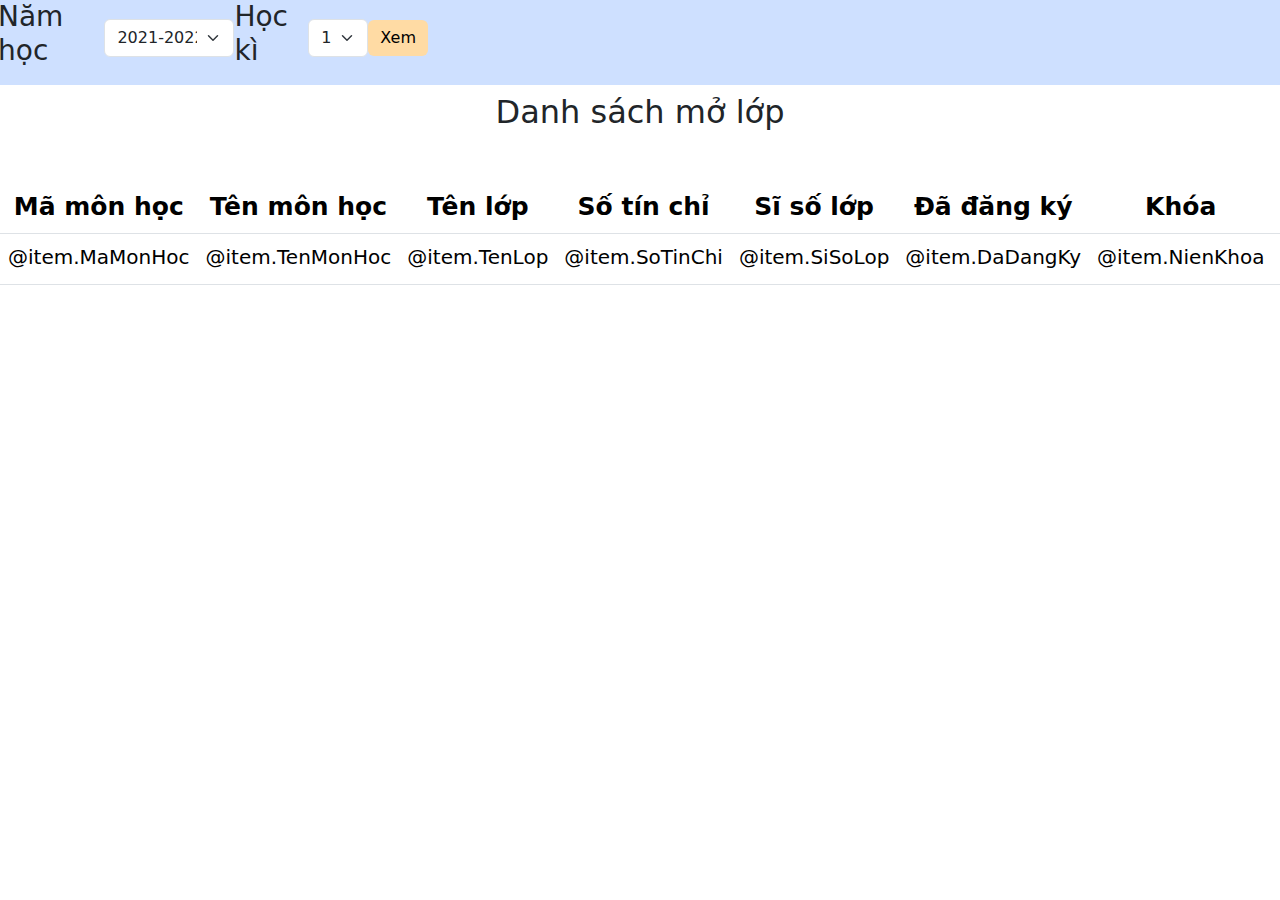
<file: mvc/views/CourseHistory.html>
<!DOCTYPE html>
<html lang="en">
<head>
    <meta charset="UTF-8">
    <meta http-equiv="X-UA-Compatible" content="IE=edge">
    <meta name="viewport" content="width=device-width, initial-scale=1.0">
    <title>Lịch sử đăng ký</title>
    <link href="https://cdn.jsdelivr.net/npm/bootstrap@5.2.3/dist/css/bootstrap.min.css" rel="stylesheet"/>
    <script src="https://cdn.jsdelivr.net/npm/bootstrap@5.2.3/dist/js/bootstrap.bundle.min.js"></script>

    <link rel="preconnect" href="https://fonts.googleapis.com" />
    <link rel="preconnect" href="https://fonts.gstatic.com" crossorigin />
    <link href="https://fonts.googleapis.com/css2?family=Cabin:wght@400;500;600;700&display=swap" rel="stylesheet"/>
    <link rel="stylesheet" href="/public/css/CourseHistory.css">
</head>
<body>
    <div class="row" style="background-color: #cee0ff;margin-top:-10px">
        <div class="col-md-8"></div>
        <div class="col-md-2" style="width:50vh; padding:10px">
            <div style="display: flex;justify-content:space-between; align-items:center ">
                <h3>Năm học</h3>
                <select class="form-select" aria-label="Default select example" style="width: 130px;">
                    <option value="1">2021-2022</option>
                    <option value="2">2022-2023</option>
                    <option value="3">2023-2024</option>
                </select>
    
                <h3>Học kì</h3>
                <select class="form-select" aria-label="Default select example" style="width: 60px;">
                    <option value="1">1</option>
                    <option value="2">2</option>
                    <option value="3">3</option>
    
                </select>
                <div>
                    <button type="button" class="btn btn-primary"
                            style=" background-color:#ffdba4; border:none;color:black">
                        Xem
                    </button>
    
                </div>
            </div>
        </div>
    </div>
    <div class="container text-center">
        <h2 class="mt-2">Danh sách mở lớp</h2>
    </div>
    
    <table class="table align-middle mb-0 bg-white  mt-5">
        <thead class="bg-light text-center" style="font-size: 25px;">
            <tr>
                <th>Mã môn học</th>
                <th>Tên môn học</th>
                <th>Tên lớp</th>
                <th>Số tín chỉ</th>
                <th>Sĩ số lớp</th>
                <th>Đã đăng ký</th>
                <th>Khóa</th>
                <th>Lịch học</th>
                <th>Nhóm TH</th>
                <th>Địa điểm</th>
    
            </tr>
        </thead>
        <tbody class="text-center">
                <tr style="font-size: 20px;">
                    <td>
                        <p class="fw-normal mb-1">@item.MaMonHoc</p>
                    </td>
    
                    <td>
                        <p class="fw-normal mb-1">@item.TenMonHoc</p>
                    </td>
                    <td>
                        <p class="fw-normal mb-1">@item.TenLop</p>
                    </td>
                    <td>
                        <p class="fw-normal mb-1">@item.SoTinChi</p>
                    </td>
                    <td>
                        <p class="fw-normal mb-1">@item.SiSoLop</p>
                    </td>
                    <td>
                        <p class="fw-normal mb-1">@item.DaDangKy</p>
                    </td>
                    <td>
                        <p class="fw-normal mb-1">@item.NienKhoa</p>
                    </td>
                    <td>
                        <p class="fw-normal mb-1">@item.LichHoc</p>
                    </td>
                    <td>
                        <p class="fw-normal mb-1">@item.NhomTH</p>
                    </td>
                    <td>
                        <p class="fw-normal mb-1">@item.DiaDiem </p>
                    </td>
                </tr>
        </tbody>
    </table>
</body>
</html>
</file>
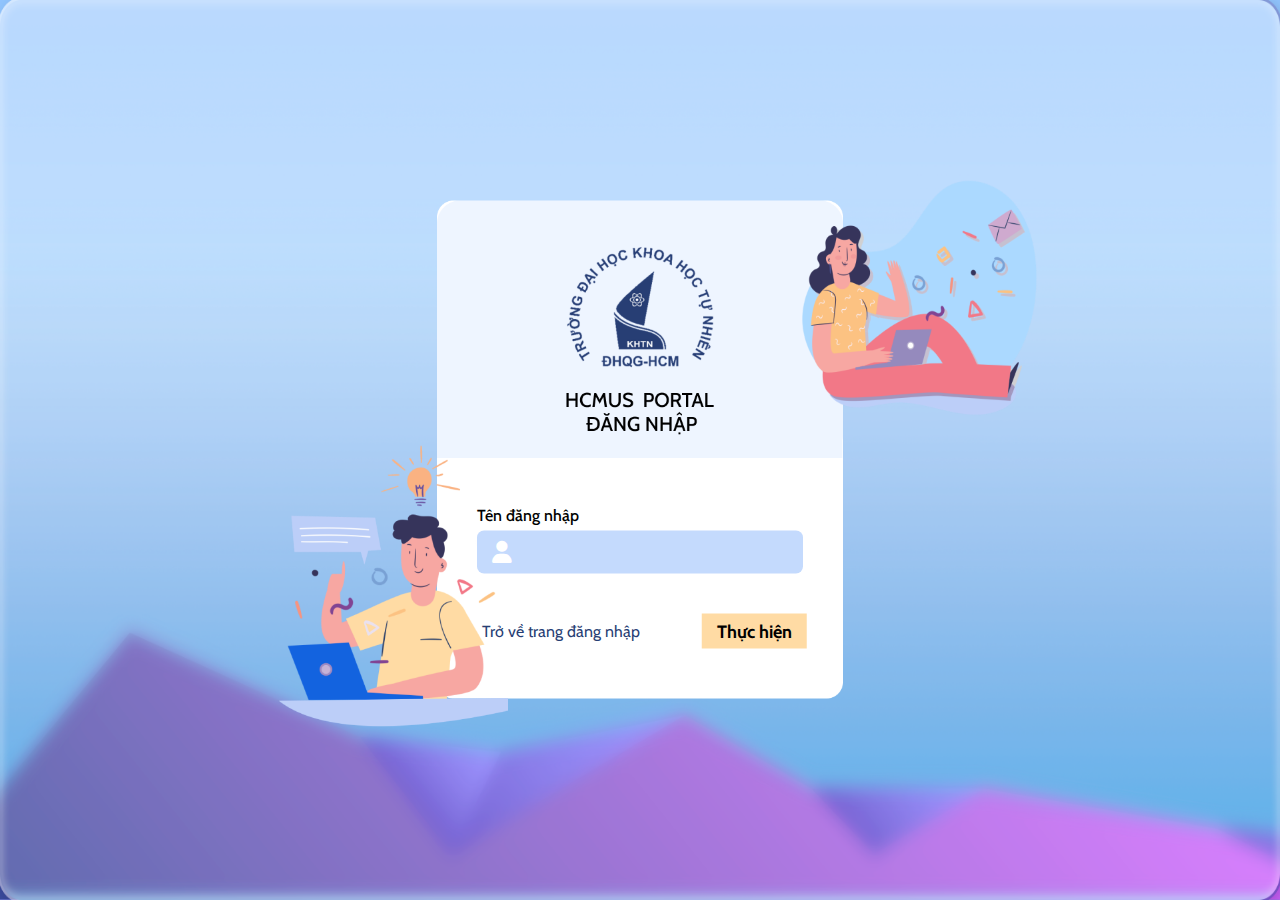
<file: mvc/views/ForgotPassword.html>
<!DOCTYPE html>
<!-- Coding By CodingNepal - youtube.com/codingnepal -->
<html lang="en" dir="ltr">
  <head>
    <meta charset="utf-8">
    <title>Quên mật khẩu</title>
    <link rel="stylesheet" href="/public/css/ForgotPassword.css">
    <link rel="stylesheet" href="https://cdnjs.cloudflare.com/ajax/libs/font-awesome/6.2.0/css/all.css">
  </head>
  <body>
    
    <div class="container">
      <div class="man">
          <img src= "/public/img/img_Login1.png"/>
      </div>
      <img src= "/public/img/img_Login2.png"/>
      <form action="../controllers/forgot-p-w.php" method="post">
        <div class="user_field">
          <label>Tên đăng nhập</label>
          <i class="fa-solid fa-user"></i>
          <input name="username" type="text" id="typeEmailX-2" required>
          <span></span>
       
        </div>
        
        <div class="inputBox">
           <a href="/index.php">Trở về trang đăng nhập</a>
          <input type="submit" value="Thực hiện">
          
        </div>
        
      </form>
    </div>

  </body>
</html>
</file>
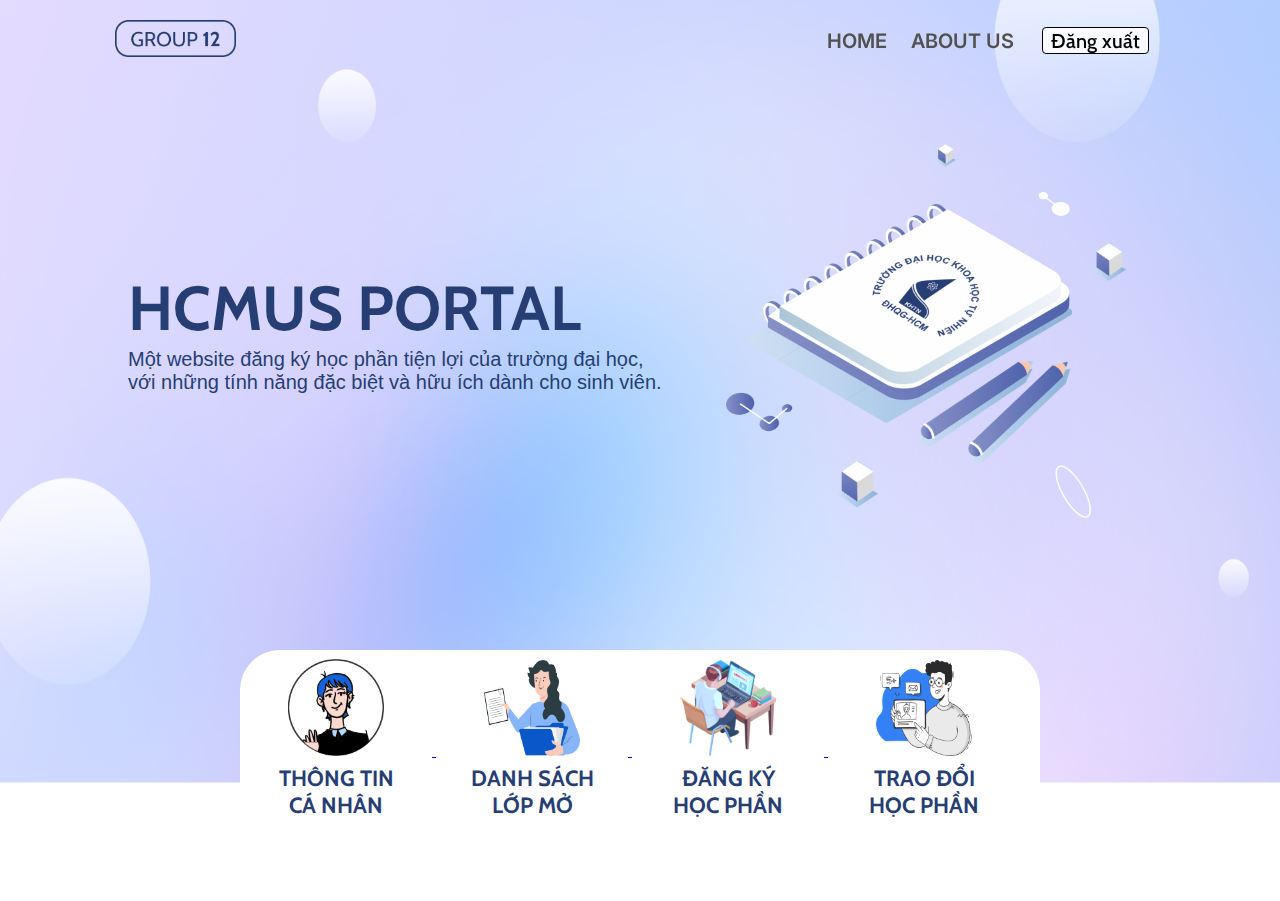
<file: mvc/views/Home.html>
<!DOCTYPE html>
<html lang="en">
<head>
    <meta charset="UTF-8">
    <meta name="viewport" content="width=device-width, initial-scale=1.0">
    <title>Trang chủ</title>

    <!-- font awesome cdn link  -->
    <link rel="stylesheet" href="https://cdnjs.cloudflare.com/ajax/libs/font-awesome/5.15.3/css/all.min.css">

    <!-- custom css file link  -->
    <link rel="stylesheet" href="/public/css/Home.css">

</head>
<body>
    
      
      <header>
 
        <div class="logo">
          <img src="\public\img\img_LandingGr12.png" alt="" class="header-logo">
        </div>
        <input type="checkbox" id="menu-bar">
        <label for="menu-bar" class="fas fa-bars"></label>

        <nav class="navbar">
            <a href="#home">HOME</a>
            <a href="#features">ABOUT US</a>
            <button type="button" class="btn-logout">Đăng xuất</button>
        </nav>
    </header>
  <div class="main">
    <div class="decoration">
        <h3>HCMUS PORTAL</h3>
        <div class="title">
          <p>Một website đăng ký học phần tiện lợi của trường đại học, </p>
          <p>với những tính năng đặc biệt và hữu ích dành cho sinh viên.</p>
        </div> 
        
    </div>
    <div class="image">
        <img src="/public/img/BG_Book_Landing.png" alt="">
    </div>
  </div>
    
   <div class="footer">
     <form method="post">
      <a href="./ProfilePage.html">
        <div class="Profile">
           <img src="/public/img/img_Landing1.png" alt="" >
          <div class="text">
            <p>THÔNG TIN </p>
            <p>CÁ NHÂN</p>
          </div>
        </div>
      </a>
       
      <a href="#">
        <div class="Profile">
           <img src="/public/img/img_Landing2.png" alt="" >
          <div class="text">
            <p>DANH SÁCH</p>
            <p>LỚP MỞ</p>
          </div>
        </div>
      </a>
       
      <a href="./Register.html">
        <div class="Profile">
          <img src="/public/img/img_Landing3.png" alt="" >
         <div class="text">
           <p>ĐĂNG KÝ</p>
           <p>HỌC PHẦN</p>
         </div>
       </div>
      </a>
       
       <a href="#">
        <div class="Profile">
          <img src="/public/img/img_Landing4.png" alt="" >
         <div class="text">
           <p>TRAO ĐỔI</p>
           <p>HỌC PHẦN</p>
         </div>
       </div>
       </a>

      </form>
   </div>

<!-- header section starts  -->



<!-- header section ends -->

<!-- home section starts  -->


</body>
</html>
</file>
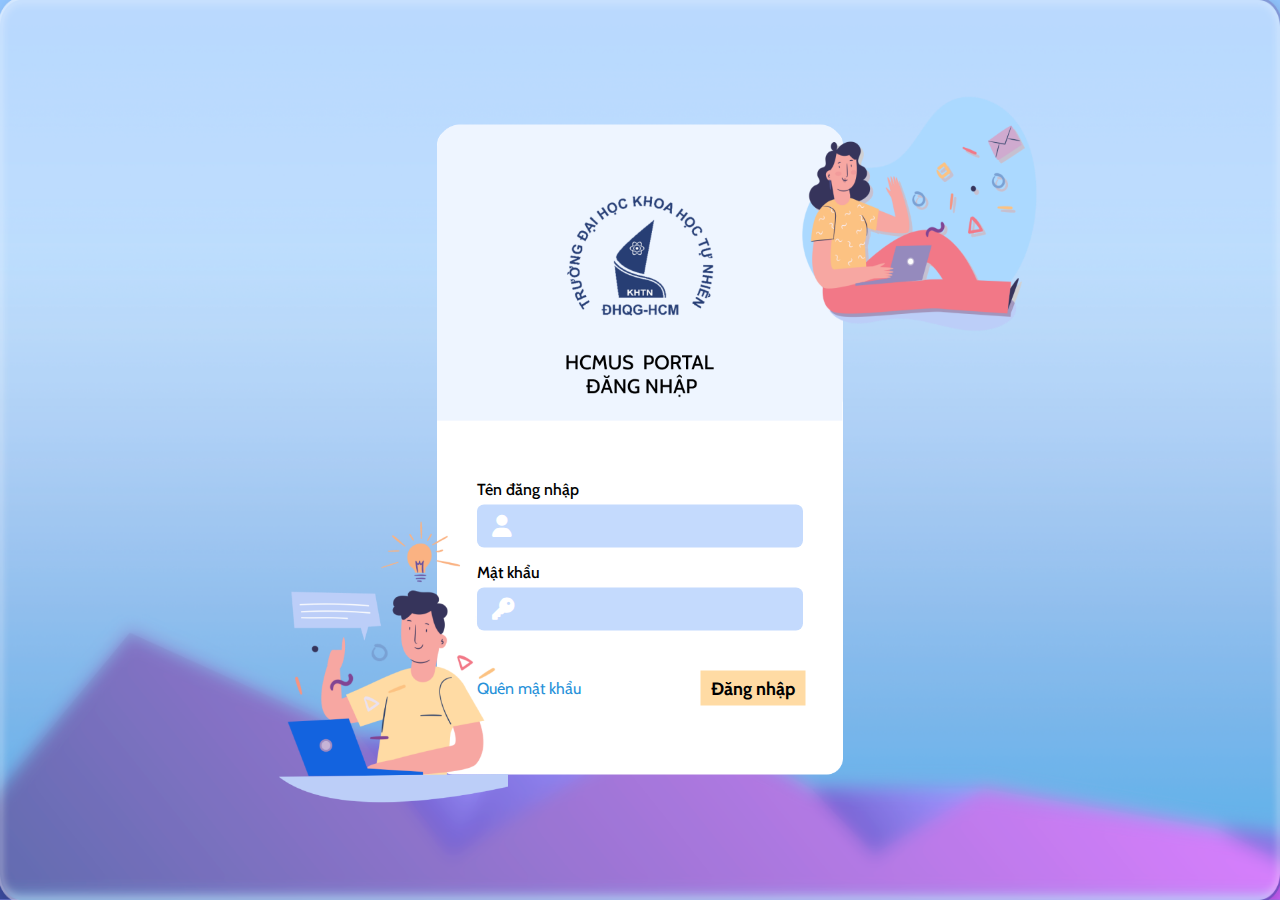
<file: mvc/views/Login.html>
<!DOCTYPE html>
<!-- Coding By CodingNepal - youtube.com/codingnepal -->
<html lang="en" dir="ltr">
  <head>
    <meta charset="utf-8">
    <title>Đăng nhập</title>
    <link rel="stylesheet" href="/public/css/Login.css">
    <link rel="stylesheet" href="https://cdnjs.cloudflare.com/ajax/libs/font-awesome/6.2.0/css/all.css">
  </head>
  <body>
    <div class="container">
      <div class="man">
          <img src= "/public/img/img_Login1.png"/>
      </div>
      <img src= "/public/img/img_Login2.png"/>
      <form method="post">
        <div class="user_field">
          <label>Tên đăng nhập</label>
          <i class="fa-solid fa-user"></i>
          <input type="text" required>
          <span></span>
       
        </div>
        <div class="pass_field">
          <label>Mật khẩu</label>
          <i class="fa-solid fa-key"></i>
          <input type="text" required>
          <span></span>
          
        </div>
        <div class="inputBox">
           <a href="#">Quên mật khẩu</a>
          <input type="submit" value="Đăng nhập">
          
        </div>
        
      </form>
    </div>

  </body>
</html>
</file>
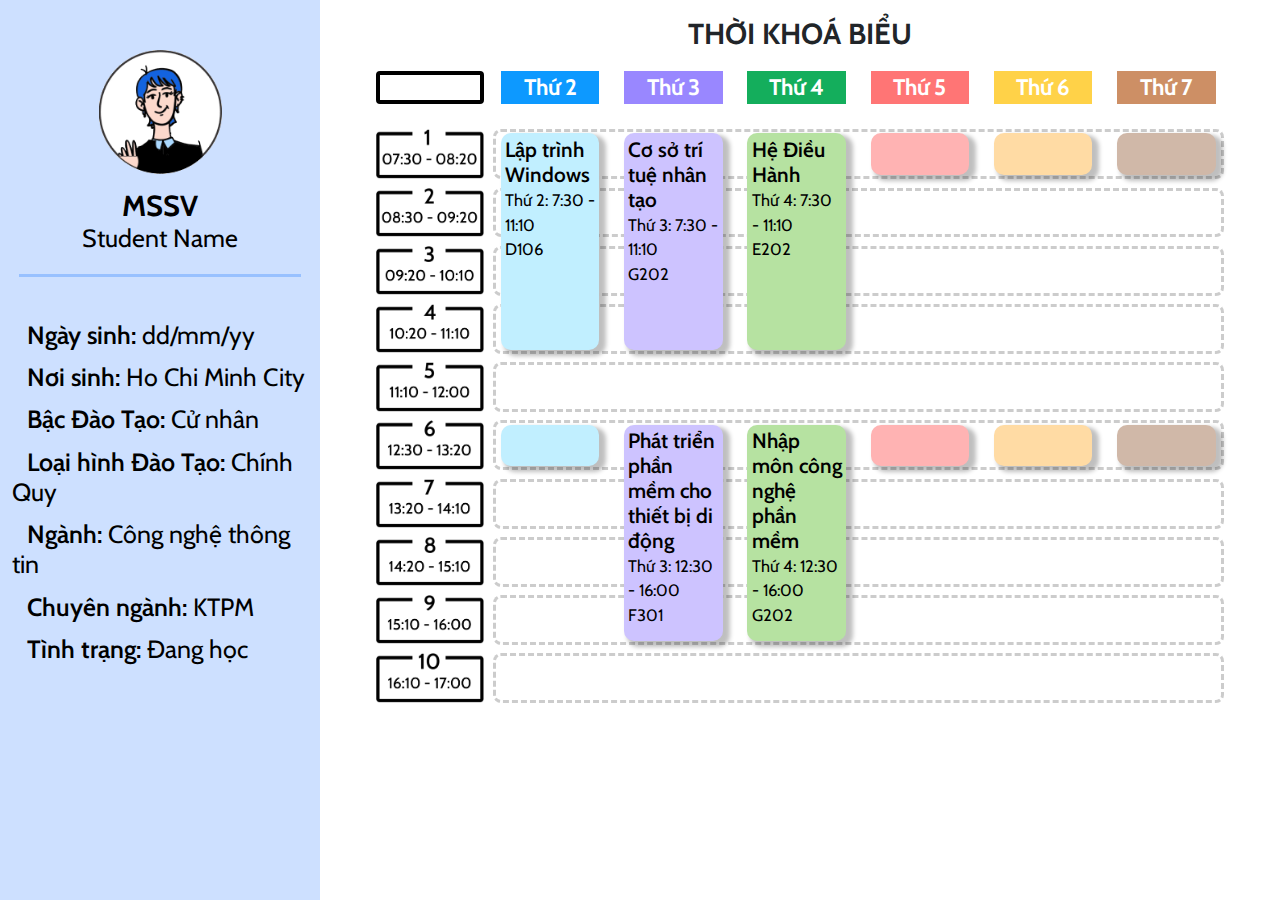
<file: mvc/views/ProfilePage.html>
<!DOCTYPE html>
<html lang="en">
  <head>
    <meta charset="UTF-8" />
    <meta http-equiv="X-UA-Compatible" content="IE=edge" />
    <meta name="viewport" content="width=device-width, initial-scale=1.0" />

    <title>Thông tin cá nhân</title>

    <link
      href="https://cdn.jsdelivr.net/npm/bootstrap@5.2.3/dist/css/bootstrap.min.css" rel="stylesheet"/>
    <script src="https://cdn.jsdelivr.net/npm/bootstrap@5.2.3/dist/js/bootstrap.bundle.min.js"></script>

    <link rel="preconnect" href="https://fonts.googleapis.com" />
    <link rel="preconnect" href="https://fonts.gstatic.com" crossorigin />
    <link href="https://fonts.googleapis.com/css2?family=Cabin:wght@400;500;600;700&display=swap" rel="stylesheet"/>
    <link href="https://fonts.googleapis.com/css2?family=Inter:wght@400;600&display=swap" rel="stylesheet"/>
    <link href="/public/css/ProfilePage.css" rel="stylesheet" />
  </head>
  <body>
   
    <div class="container-fluid h-100">
      <div class="row h-100">
        <div class="col-3 bg-primary">
          <img src="/public/img/avatar_Profile.png" class="avatar" />

          <h2 class="text-center MSSV">MSSV</h2>
          <h3 class="text-center StName">Student Name</h3>

          <hr class="split-line" />
          <!-- Information in sidebar-->
          <div class="container info-container">
            <span class="info-title">Ngày sinh: </span>
            <span class="info">dd/mm/yy</span>
            <br /><br />
            <span class="info-title">Nơi sinh: </span>
            <span class="info">Ho Chi Minh City</span>
            <br /><br />
            <span class="info-title">Bậc Đào Tạo: </span>
            <span class="info">Cử nhân</span><br /><br />
            <span class="info-title">Loại hình Đào Tạo: </span>
            <span class="info">Chính Quy</span>
            <br /><br />
            <span class="info-title">Ngành: </span>
            <span class="info">Công nghệ thông tin</span>
            <br /><br />
            <span class="info-title">Chuyên ngành: </span>
            <span class="info">KTPM</span>
            <br /><br />
            <span class="info-title">Tình trạng: </span>
            <span class="info">Đang học</span>
            <br /><br />
          </div>
        </div>

        <!--Contains the main content of the webpage-->
        <div class="col-9">
          <h2 class="schedule-heading">THỜI KHOÁ BIỂU</h2>
          <div class="schedule" aria-labelledby="schedule-heading">
            <!-- Weekday title -->
            <span
              class="track-slot-empty"
              aria-hidden="true"
              style="grid-row: tracks"
            ></span>
            <span
              class="track-slot1"
              aria-hidden="true"
              style="grid-column: track-1; grid-row: tracks"
              >Thứ 2</span
            >
            <span
              class="track-slot2"
              aria-hidden="true"
              style="grid-column: track-2; grid-row: tracks"
              >Thứ 3</span
            >
            <span
              class="track-slot3"
              aria-hidden="true"
              style="grid-column: track-3; grid-row: tracks"
              >Thứ 4</span
            >
            <span
              class="track-slot4"
              aria-hidden="true"
              style="grid-column: track-4; grid-row: tracks"
              >Thứ 5</span
            >
            <span
              class="track-slot5"
              aria-hidden="true"
              style="grid-column: track-5; grid-row: tracks"
              >Thứ 6</span
            >
            <span
              class="track-slot6"
              aria-hidden="true"
              style="grid-column: track-6; grid-row: tracks"
              >Thứ 7</span
            >

            <!-- Time title -->
            <img src="/public/img/Tiet1.png" alt="" class="time-slot" style="grid-row: time-0730">
            <img src="/public/img/Tiet2.png" alt="" class="time-slot" style="grid-row: time-0830">
            <img src="/public/img/Tiet3.png" alt="" class="time-slot" style="grid-row: time-0920">
            <img src="/public/img/Tiet4.png" alt="" class="time-slot" style="grid-row: time-1020">
            <img src="/public/img/Tiet5.png" alt="" class="time-slot" style="grid-row: time-1110">
            <img src="/public/img/Tiet6.png" alt="" class="time-slot" style="grid-row: time-1230">
            <img src="/public/img/Tiet7.png" alt="" class="time-slot" style="grid-row: time-1320">
            <img src="/public/img/Tiet8.png" alt="" class="time-slot" style="grid-row: time-1420">
            <img src="/public/img/Tiet9.png" alt="" class="time-slot" style="grid-row: time-1510">
            <img src="/public/img/Tiet10.png" alt="" class="time-slot" style="grid-row: time-1610">
            <!-- Dashed backgound -->
            <div
              class="session track-bg"
              style="
                grid-column: track-1-start / track-6-end;
                grid-row: time-0730 / time-0830;
              "
            ></div>
            <div
              class="session track-bg"
              style="
                grid-column: track-1-start / track-6-end;
                grid-row: time-0830 / time-0920;
              "
            ></div>
            <div
              class="session track-bg"
              style="
                grid-column: track-1-start / track-6-end;
                grid-row: time-0920 / time-1020;
              "
            ></div>
            <div
              class="session track-bg"
              style="
                grid-column: track-1-start / track-6-end;
                grid-row: time-1020 / time-1110;
              "
            ></div>
            <div
              class="session track-bg"
              style="
                grid-column: track-1-start / track-6-end;
                grid-row: time-1110 / time-1230;
              "
            ></div>
            <div
              class="session track-bg"
              style="
                grid-column: track-1-start / track-6-end;
                grid-row: time-1230 / time-1320;
              "
            ></div>
            <div
              class="session track-bg"
              style="
                grid-column: track-1-start / track-6-end;
                grid-row: time-1320 / time-1420;
              "
            ></div>
            <div
              class="session track-bg"
              style="
                grid-column: track-1-start / track-6-end;
                grid-row: time-1420 / time-1510;
              "
            ></div>
            <div
              class="session track-bg"
              style="
                grid-column: track-1-start / track-6-end;
                grid-row: time-1510 / time-1610;
              "
            ></div>
            <div
              class="session track-bg"
              style="
                grid-column: track-1-start / track-6-end;
                grid-row: time-1610;
              "
            ></div>
            <!-- Data -->
            <!-- T2 -->
            <div
              class="session session-1 track-1"
              style="grid-column: track-1; grid-row: time-0730 / time-1110"
            >
              <h3 class="session-title">Lập trình Windows</h3>
              <span class="session-time">Thứ 2: 7:30 - 11:10</span>
              <span class="session-room">D106</span>
            </div>

            <div
              class="session session-2 track-1"
              style="grid-column: track-1; grid-row: time-1230 / time-1320"
            ></div>

            <!-- T3 -->
            <div
              class="session session-3 track-2"
              style="grid-column: track-2; grid-row: time-0730 / time-1110"
            >
              <h3 class="session-title">Cơ sở trí tuệ nhân tạo</h3>
              <span class="session-time">Thứ 3: 7:30 - 11:10</span>
              <span class="session-room">G202</span>
            </div>

            <div
              class="session session-4 track-2"
              style="grid-column: track-2; grid-row: time-1230 / time-1610"
            >
              <h3 class="session-title">
                Phát triển phần mềm cho thiết bị di động
              </h3>
              <span class="session-time">Thứ 3: 12:30 - 16:00</span>
              <span class="session-room">F301</span>
            </div>

            <!-- T4 -->
            <div
              class="session session-5 track-3"
              style="grid-column: track-3; grid-row: time-0730 / time-1110"
            >
              <h3 class="session-title">Hệ Điều Hành</h3>
              <span class="session-time">Thứ 4: 7:30 - 11:10</span>
              <span class="session-room">E202</span>
            </div>

            <div
              class="session session-6 track-3"
              style="grid-column: track-3; grid-row: time-1230 / time-1610"
            >
              <h3 class="session-title">Nhập môn công nghệ phần mềm</h3>
              <span class="session-time">Thứ 4: 12:30 - 16:00</span>
              <span class="session-room">G202</span>
            </div>

            <!-- T5 -->
            <div
              class="session session-7 track-4"
              style="grid-column: track-4; grid-row: time-0730 / time-0830"
            ></div>

            <div
              class="session session-8 track-4"
              style="grid-column: track-4; grid-row: time-1230 / time-1320"
            ></div>

            <!-- T6 -->
            <div
              class="session session-9 track-5"
              style="grid-column: track-5; grid-row: time-0730 / time-0830"
            ></div>

            <div
              class="session session-10 track-5"
              style="grid-column: track-5; grid-row: time-1230 / time-1320"
            ></div>

            <!-- T7 -->
            <div
              class="session session-11 track-6"
              style="grid-column: track-6; grid-row: time-0730 / time-0830"
            ></div>

            <div
              class="session session-12 track-6"
              style="grid-column: track-6; grid-row: time-1230 / time-1320"
            ></div>
          </div>
        </div>
      </div>
    </div>
  </body>
</html>
</file>
<file: public/css/CourseHistory.css>
@import url("https://fonts.googleapis.com/css2?family=Cabin:wght@400;500;600;700&display=swap");
</file>
<file: public/css/ForgotPassword.css>
@import url("https://fonts.googleapis.com/css2?family=Cabin:wght@400;500;600;700&display=swap");

*{
  margin: 0;
  padding: 0;
  box-sizing: border-box;
  font-family: "Cabin", sans-serif;
}
body{
  margin: 0;
  padding: 0;
  background-image: url(/public/img/BG_Login_Forgot.png) ;
  min-height: 100%;
  background-repeat:no-repeat;
  background-size: 100% 100%;
  height: 100vh;
  overflow: hidden;
}
.container{
  position: absolute;
  Top: 50%;
  Left: 50%;
  Transform: translate( -50%, -50%);
  background-image: url(/public/img/img_Forgot3.png);
  background-size: 100%;
  background-repeat: no-repeat;
  width: 406px;
  height: 499px;
}
.container img{
  position: absolute;
  width: 274px;
  height: 268px;
  top:-5%;
  left:90%;
}
.man img{
  position: absolute;
  width: 233px;
  height: 281px;
  top:49.1%;
  left:-40%;
}


.container form{
  padding: 0 40px;
  box-sizing: border-box;
}
form .user_field{
  position: relative;
  background: #C4DAFD;
  height: 43px;
  margin-top: 330px;
  border-radius: 7px;
}

.user_field i{
  margin-top: 10px;
  margin-left: 15px;
  color: #FFFFFF;
  font-size:1.4rem;
  
}
.user_field input{
  width: 100%;
  padding: 0 5px;
  height: 40px;
  transform: translate(12%,-80%);
  font-size: 18px;
  border: none;
  background: none;
  outline: none;
}
.user_field label{
  position: absolute;
  left: 0px;
  color: #000000;
  font-weight: 500;
  transform: translateY(-130%);
  font-size: 16px;
  pointer-events: none;
  transition: .5s;
}
.user_field span::before{
  content: '';
  position: absolute;
  top: 40px;
  
  left: 0;
  width: 0%;
  height: 2px;
  background: #2691d9;
  transition: .5s;
}




.inputBox {
  margin-top:40px;
  margin-left:5px;
  
  
}
.inputBox a{
  color: #273E74;
  font-size: 16px;
  text-decoration: none;
}
.inputBox a:hover{
  text-decoration: underline;
}
.inputBox input[type="submit"]{
  width: 105px;
  height: 35px;
  background: #FFDBA4;
  transform: translateX(55%);
  font-size: 18px;
  color: #000000;
  font-weight: 700;
  border: none;
  cursor: pointer;
  outline: none;
}
</file>
<file: public/css/Home.css>
@import url("https://fonts.googleapis.com/css2?family=Cabin:wght@400;500;600;700&display=swap");
@import url("https://fonts.googleapis.com/css2?family=Inter:wght@400;600&display=swap");
@import url("https://fonts.googleapis.com/css?family=Carme");
*{
  margin: 0;
  padding: 0;
  box-sizing: border-box;
}

:root{
  font-size:62.5%;
  
}

body{
  font-size:1.6rem;
  margin: 0;
  padding: 0;
  background-image: url(/public/img/BG_Landing.png) ;
  min-height: 100%;
  background-repeat:no-repeat;
  background-size: 100% 100%;
  
  height: 100vh;
  overflow: hidden;
}

section{
    min-height: 100vh;
    padding:0 9%;
    padding-top: 7.5rem;
    padding-bottom: 2rem;
}

.btn{
    display: inline-block;
    margin-top: 1rem;
    padding:.8rem 3rem;
    border-radius: 5rem;
    background:var(--gradient);
    font-size: 1.7rem;
    color:#ffffff;
    cursor: pointer;
    box-shadow: 0 .5rem 1rem rgba(0,0,0,.1);
    transition: all .3s linear;
}

.btn:hover{
    transform: scale(1.1);
}

.heading{
    text-align: center;
    background:var(--gradient);
    color:transparent;
    -webkit-background-clip: text;
    background-clip: text;
    font-size: 3.5rem;
    text-transform: uppercase;
    padding:1rem;
}


header{
    position: fixed;
    top:0; left:0;
    width:100%;
    padding:2rem 9%;
    display: flex;
    align-items: center;
    justify-content: space-between;
    z-index: 1000;
}


.logo img{
  height:3.7rem;
}

header .navbar a{
    font-family: "Inter", sans-serif;
    font-size: 2rem;
    font-weight: 600;
    margin-left: 2rem;
    text-decoration: none;
    color:#515151;
}

.btn-logout {
  background: rgba(255, 255, 255, 0.79);
  border: 1px solid #000000;
  border-radius: 4px;
  padding: 0.05rem 0.8rem;
  margin: auto 1.6rem auto 2.4rem;
  font-family: "Cabin", sans-serif;
  font-style: normal;
  font-weight: 500;
  font-size: 2.0rem;
  line-height: 2.4rem;
}



header input{
    display: none;
}

header label{
    font-size: 3rem;
    color:var(--purple);
    cursor: pointer;
    visibility: hidden;
    opacity: 0;
}

.decoration{
  position: absolute;
  Top: 30%;
  Left: 10%;
  font-family: "Cabin", sans-serif;
  font-size: 5.3rem;
  color: #273E74;
  
}


.title{
  position: relative;
  margin-top:0.2rem;
  font-family: "Cambre", sans-serif;
  font-size: 2rem;
  color: #273E74;
  
}


.image img{
  position: absolute;
  width: 40rem;
  height: 37.4rem;
  Top: 16%;
  Right: 12%;
  
  
}


.footer{
  position: absolute;
  bottom: 0;
  Left: 50%;
  Transform: translateX(-50%);
  background:#ffffff;
  background-repeat: no-repeat;
  width: 62.5%;
  height: 27.8%;
  border-radius: 4rem;
}
.footer form{
  
  padding: 0 0px;
  height:100%;
  box-sizing: border-box;
   clear:none;
  
}

form .Profile{
  position: relative;
  width:24%;
  display:inline-block;
  height:100%;
  border-radius: 4rem;
  text-align:center;
  font-family: "Cabin", sans-serif;
  
}

.Profile .text{
  position: absolute;
  Left: 50%;
  Transform: translateX(-50%);
  margin-top:0.5rem;
  pointer-events: none;
  font-size: 2.2rem;
  font-weight:700;
  color:#273E74;
  width:100%;
}

.Profile img{
  margin-top:5%;
  width:50%;
}

@media (max-width:76.8rem){

  
    header label{
        visibility: visible;
        opacity: 1;
        font-size:2.0rem;
        color: #273E74;
    }

    header .navbar{
        position: absolute;
        top:70%; left: 0;
        width:100%;
        background:none;
        padding:0.5rem 2rem;
        border-top: 0 .5rem 1rem rgba(0,0,0,.2);
        box-shadow: 0 .5rem 1rem rgba(0,0,0,.1);
        transform-origin: top;
        transform: scaleY(0);
        opacity: 0;
        transition: .2s linear;
    }

    header .navbar a{
        display: block;
        margin:1rem 0;
       text-decoration: none;
        font-size: 1.6rem;
      text-align:right;
    }
     
  header .navbar button{
    display: block;
    margin:0 0;
    text-decoration: none;
    font-size: 1.6rem;
    float: right;
    
  }

    header input:checked ~ .navbar{
        transform: scaleY(1);
        opacity: 1;
    }

    header input:checked ~ label::before{
        content:'\f00d';
    }
   
    .main .image{
      display:none;
    }

}

@media (max-width:40.8rem){
  
   .main .decoration h3
   {
     
     font-size:3.53rem;
   }
   .main .decoration .title
   {
     font-size:1.3rem;
   }
  form .Profile{
  position: relative;
  width:23%;
  
}
}
</file>
<file: public/css/Login.css>
@import url("https://fonts.googleapis.com/css2?family=Cabin:wght@400;500;600;700&display=swap");
*{
  margin: 0;
  padding: 0;
  box-sizing: border-box;
  font-family: "Cabin", sans-serif;
}
body{
  margin: 0;
  padding: 0;
  background-image: url(/public/img/BG_Login_Forgot.png) ;
  min-height: 100%;
  background-repeat:no-repeat;
  background-size: 100% 100%;
  height: 100vh;
  overflow: hidden;
}
.container{
  position: absolute;
  Top: 50%;
  Left: 50%;
  Transform: translate( -50%, -50%);
  background-image: url(/public/img/img_Login3.png);
  background-size: 100%;
  background-repeat: no-repeat;
  width: 406px;
  height: 651px;
}
.container img{
  position: absolute;
  width: 274px;
  height: 268px;
  top:-5%;
  left:90%;
}
.man img{
  position: absolute;
  width: 233px;
  height: 281px;
  top:61%;
  left:-40%;
}


.container form{
  padding: 0 40px;
  box-sizing: border-box;
}
form .user_field{
  position: relative;
  background: #C4DAFD;
  height: 43px;
  margin-top: 380px;
  border-radius: 7px;
}

.user_field i{
  margin-top: 10px;
  margin-left: 15px;
  color: #FFFFFF;
  font-size:1.4rem;
  
}
.user_field input{
  width: 100%;
  padding: 0 5px;
  height: 40px;
  transform: translate(12%,-80%);
  font-size: 18px;
  border: none;
  background: none;
  outline: none;
}
.user_field label{
  position: absolute;
  left: 0px;
  color: #000000;
  font-weight: 500;
  transform: translateY(-130%);
  font-size: 16px;
  pointer-events: none;
  transition: .5s;
}
.user_field span::before{
  content: '';
  position: absolute;
  top: 40px;
  
  left: 0;
  width: 0%;
  height: 2px;
  background: #2691d9;
  transition: .5s;
}

.pass_field{
  position: relative;
  background: #C4DAFD;
  height: 43px;
  margin-top: 40px;
  border-radius: 7px;
}
.pass_field i{
  margin-top: 10px;
  margin-left: 15px;
  color: #FFFFFF;
  font-size:1.4rem;
  
}
.pass_field input{
  width: 100%;
  padding: 0 5px;
  height: 40px;
  transform: translate(12%,-80%);
  font-size: 18px;
  border: none;
  background: none;
  outline: none;
}
.pass_field label{
  position: absolute;
  left: 0px;
  color: #000000;
  font-weight: 500;
  transform: translateY(-130%);
  font-size: 16px;
  pointer-events: none;
  transition: .5s;
}
.pass_field span::before{
  content: '';
  position: absolute;
  top: 40px;
  
  left: 0;
  width: 0%;
  height: 2px;
  background: #2691d9;
  transition: .5s;
}


.inputBox {
  margin: 40px 0;
  
  
}
.inputBox a{
  color: #273E74;
  font-size: 16px;
  color: #2691d9;
  text-decoration: none;
}
.inputBox a:hover{
  text-decoration: underline;
}
.inputBox input[type="submit"]{
  width: 105px;
  height: 35px;
  background: #FFDBA4;
  transform: translateX(110%);
  font-size: 18px;
  color: #000000;
  font-weight: 700;
  border: none;
  cursor: pointer;
  outline: none;
}
</file>
<file: public/css/ProfilePage.css>
@import url("https://fonts.googleapis.com/css2?family=Cabin:wght@400;500;600;700&display=swap");
@import url("https://fonts.googleapis.com/css2?family=Inter:wght@400;600&display=swap");

.bg-secondary {
  background-color: #f1f1f1!important;
}

.bg-primary {
  background-color: #cde0ff !important;
}

.avatar {
  display: block;
  width: 40%;
  max-width: 300px;
  margin-top: 6rem;
  margin-left: auto;
  margin-right: auto;
  margin-bottom: 1.8rem;
}

.MSSV {
  color: black;
  font-family: "Cabin", sans-serif;
  font-weight: 700;
  font-size: 3.5rem;
  margin-bottom: 0.1rem;
}

.StName {
  color: black;
  font-family: "Cabin", sans-serif;
  font-weight: 400;
  font-size: 3rem;
  line-height: 3.6rem;
  margin-bottom: 2.3rem;
}

.split-line {
  height: 3px;
  margin: 0px 1.5rem 5.3rem 1.5rem;
  color: #0066ff;
  background-color: #0066ff;
}

.info-title {
  color: black;
  font-family: "Cabin", sans-serif;
  font-weight: 600;
  font-size: 3rem;
  line-height: 3.6rem;
  margin-left: 5%;
}

.info {
  color: black;
  font-family: "Cabin", sans-serif;
  font-weight: 400;
  font-size: 3rem;
  line-height: 3.6rem;
}

.info-container {
  margin: 0 auto;
}

.row .col-3 {
  max-width: 800px;
  overflow-x: hidden;
  overflow-wrap: break-word;
}

.row .col-9 {
  max-width: 3000px;
}

/* Schedule grid and heading*/
@media screen and (min-width: 850px) {
  .schedule-heading {
    font-size: 5rem;
    line-height: 6rem;
    margin-top: 3rem;
  }
  .schedule {
    margin: auto 6rem 3rem;
    display: grid;
    grid-gap: 1rem;
    grid-template-rows:
      [tracks] auto
      [time-0730] 6rem
      [time-0830] 6rem
      [time-0920] 6rem
      [time-1020] 6rem
      [time-1110] 6rem
      [time-1230] 6rem
      [time-1320] 6rem
      [time-1420] 6rem
      [time-1510] 6rem
      [time-1610] 6rem;

    grid-template-columns:
      [times] 13rem
      [track-1-start] 1fr
      [track-1-end track-2-start] 1fr
      [track-2-end track-3-start] 1fr
      [track-3-end track-4-start] 1fr
      [track-4-end track-5-start] 1fr
      [track-5-end track-6-start] 1fr
      [track-6-end];
  }
  .time-slot {
    object-fit: cover;
    width: 100%;
    max-height: 100%;
  }
}

.time-slot {
  grid-column: times;
}

.track-slot1,
.track-slot2,
.track-slot3,
.track-slot4,
.track-slot5,
.track-slot6 {
  display: none; /* hidden on small screens and browsers without grid support */
}

@media screen and (min-width: 850px) {
  @supports (display: grid) { /* Width >= 850px and support grid */
    .track-slot1 {
      margin: 2rem 1rem !important;
      text-align: center;
      font-family: "Cabin";
      font-weight: 700;
      font-size: 2.7rem;
      color: white;
      display: block;
      height: 4rem;
      position: sticky;
      top: 0;
      z-index: 1000;
      background-color: #0d99ff;
    }
    .track-slot2 {
      margin: 2rem 1rem !important;
      text-align: center;
      font-family: "Cabin";
      font-weight: 700;
      font-size: 2.7rem;
      color: white;
      display: block;
      position: sticky;
      top: 0;
      z-index: 1000;
      background-color: #9987ff;
    }
    .track-slot3 {
      margin: 2rem 1rem !important;
      text-align: center;
      font-family: "Cabin";
      font-weight: 700;
      font-size: 2.7rem;
      color: white;
      display: block;
      position: sticky;
      top: 0;
      z-index: 1000;
      background-color: #14ae5c;
    }
    .track-slot4 {
      margin: 2rem 1rem !important;
      text-align: center;
      font-family: "Cabin";
      font-weight: 700;
      font-size: 2.7rem;
      color: white;
      display: block;
      position: sticky;
      top: 0;
      z-index: 1000;
      background-color: #ff7575;
    }
    .track-slot5 {
      margin: 2rem 1rem !important;
      text-align: center;
      font-family: "Cabin";
      font-weight: 700;
      font-size: 2.7rem;
      color: white;
      display: block;
      position: sticky;
      top: 0;
      z-index: 1000;
      background-color: #ffd248;
    }
    .track-slot6 {
      margin: 2rem 1rem !important;
      text-align: center;
      font-family: "Cabin";
      font-weight: 700;
      font-size: 2.7rem;
      color: white;
      display: block;
      position: sticky;
      top: 0;
      z-index: 1000;
      background-color: #cd8f65;
    }
    .track-slot-empty {
      margin: 2rem 0 !important;
      display: block;
      top: 0;
      z-index: 1000;
      border-radius: 4px;
      border: 4px solid #000000;
    }
  }
}

/* Small-screen & fallback styles */
.schedule-heading {
  width: 100%;
  text-align: center;
  font-family: "Cabin", sans-serif;
  font-weight: 700;
  font-size: 3.5rem;
  line-height: 4rem;
  margin-top: 2rem;
}

.session {
  overflow: hidden;
  margin-bottom: 1rem;
  padding: 0.5rem;
  border-radius: 2px;
  font-size: 1.4rem;
}

.session-time,
.session-room {
  display: block;
  font-family: "Cabin";
  font-weight: 400;
  font-size: 2rem;
  color: black;
}

.session-title,
.time-slot {
  margin: 0;
}

.session-title {
  display: block;
  font-family: "Cabin";
  font-weight: 600;
  font-size: 2.5rem;
  color: black;
}

.track-1 {
  margin: 0.5rem 1rem !important;
  box-shadow: 5px 4px 4px 2px rgba(0, 0, 0, 0.25);
  border-radius: 10px;
  background-color: #c1efff;
  color: black;
}

.track-2 {
  margin: 0.5rem 1rem !important;
  box-shadow: 5px 4px 4px 2px rgba(0, 0, 0, 0.25);
  border-radius: 10px;
  background-color: #cdc3ff;
  color: black;
}

.track-3 {
  margin: 0.5rem 1rem !important;
  box-shadow: 5px 4px 4px 2px rgba(0, 0, 0, 0.25);
  border-radius: 10px;
  background-color: #b6e2a1;
  color: black;
}

.track-4 {
  margin: 0.5rem 1rem !important;
  box-shadow: 5px 4px 4px 2px rgba(0, 0, 0, 0.25);
  border-radius: 10px;
  background-color: #ffb3b3;
  color: black;
}

.track-5 {
  margin: 0.5rem 1rem !important;
  box-shadow: 5px 4px 4px 2px rgba(0, 0, 0, 0.25);
  border-radius: 10px;
  background-color: #ffdba4;
  color: black;
}

.track-6 {
  margin: 0.5rem 1rem !important;
  box-shadow: 5px 4px 4px 2px rgba(0, 0, 0, 0.25);
  border-radius: 10px;
  background-color: #d0b8a8;
  color: black;
}

.track-bg {
  border-color: rgba(0, 0, 0, 0.2);
  border-radius: 8px;
  border-style: dashed;
  display: flex;
}

@supports (display: grid) {
  @media screen and (min-width: 850px) {
    .session {
      margin: 0;
    }
  }
}

@media screen and (max-width: 850px) {
  .time-slot {
    display: none;
  }
  .track-bg {
    display: none;
  }
}

body {
  height: 100vh !important;
  font-family: "Cabin", sans-serif;
  font-weight: 400;
}



@media screen and (min-width: 2400px) { /*~2k and up*/
  html {
      font-size: 80% !important;
    }
  }

  @media screen and (max-width: 2399px) { /*~fullhd 1920x1080 to ~2k*/
    html {
      font-size: 62.5% !important;
    }
  }

  @media screen and (max-width: 1699px) { /* < fullHD 1920x1080*/
    html {
      font-size: 52% !important;
    }
  }
  
  @media screen and (max-width: 900px) { 
    html {
      font-size: 45% !important;
    }
  }

  @media screen and (max-width: 899px) { 
    html {
      font-size: 38% !important;
    }
  }

  @media screen and (max-width: 600px) { /* small screen*/
  html {
      font-size: 35% !important;
    }
  }
</file>
